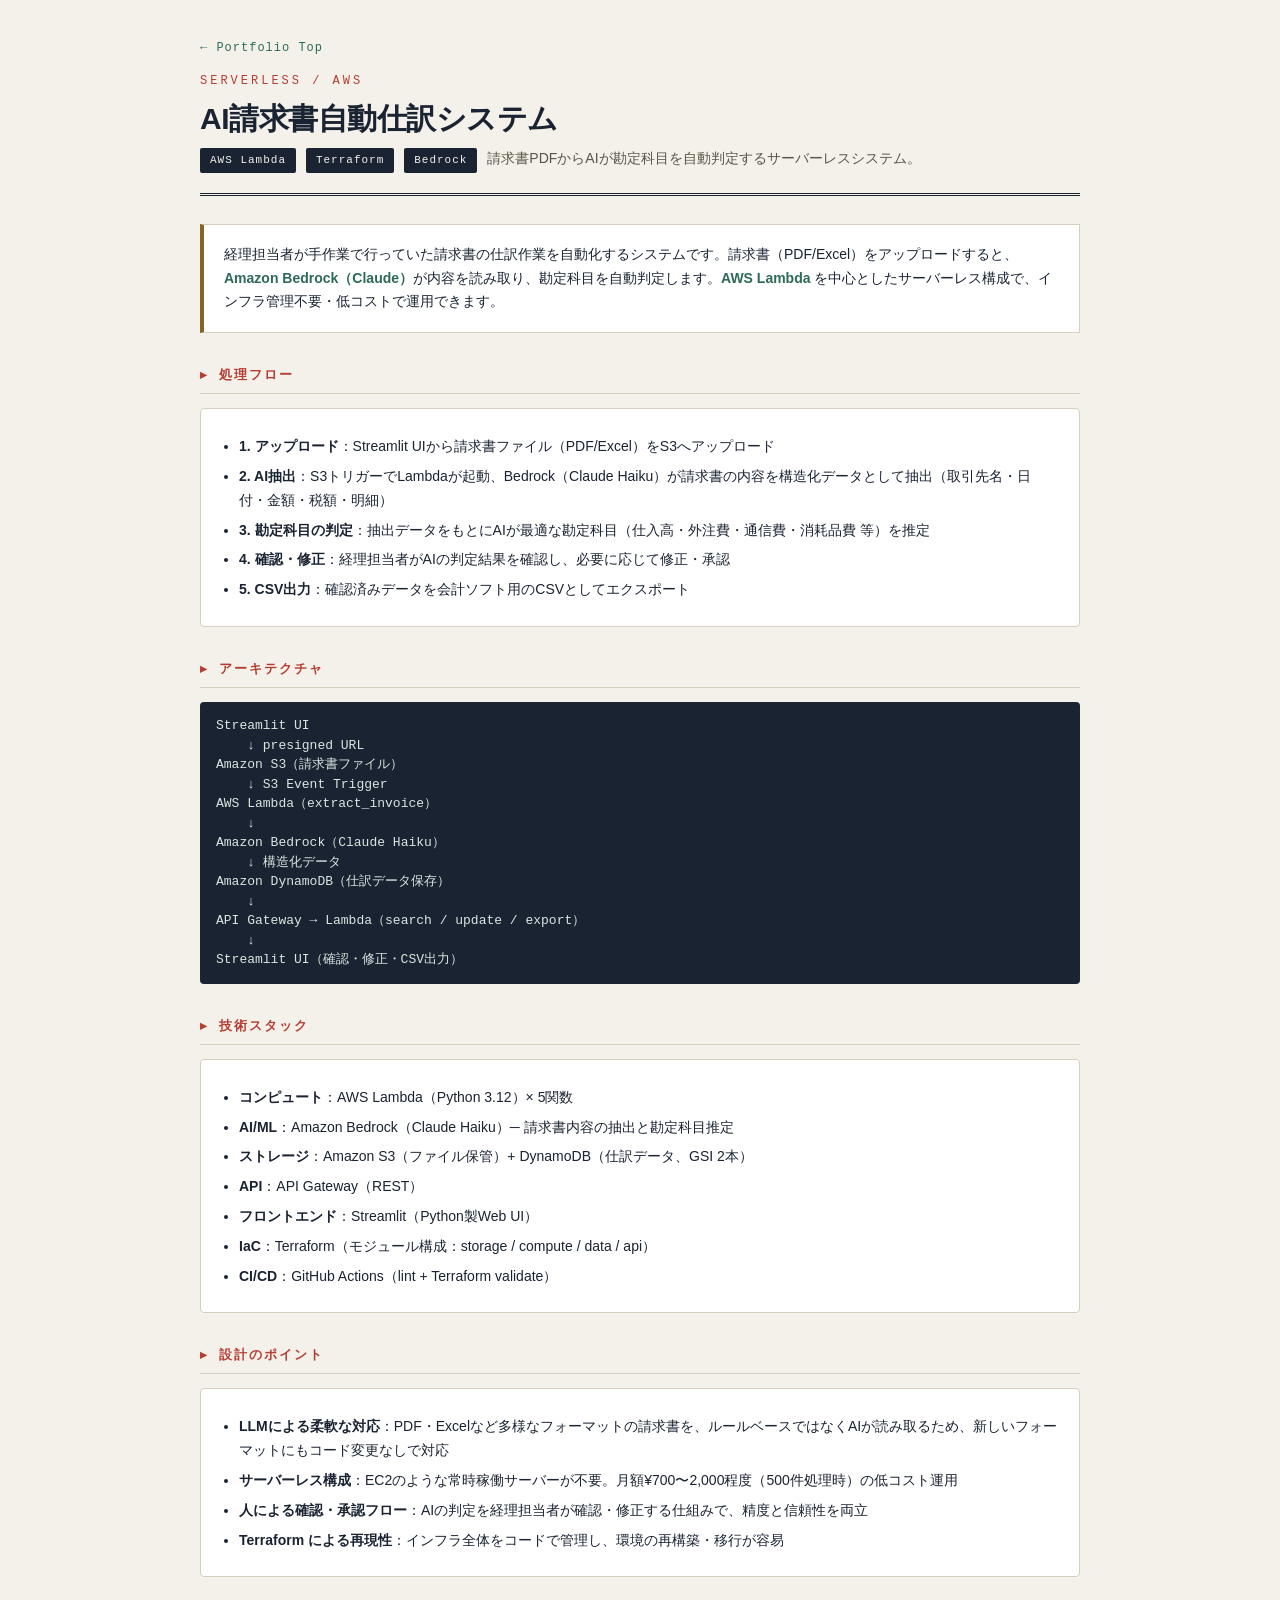
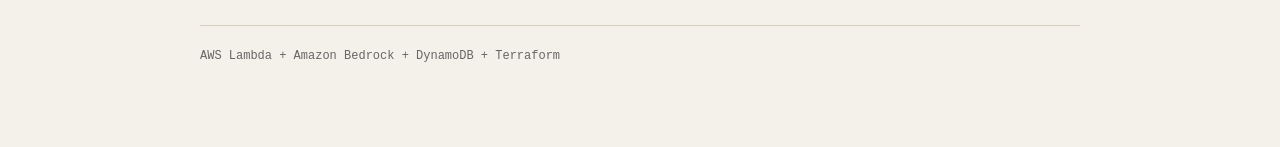
<file: auto-journal.html>
<!DOCTYPE html>
<html lang="ja">
<head>
<meta charset="UTF-8">
<meta name="viewport" content="width=device-width, initial-scale=1.0">
<title>AI請求書自動仕訳システム｜スキル ポートフォリオ</title>
<meta name="description" content="請求書PDFをアップロードするとAIが勘定科目を自動判定。AWS Lambda + Bedrockのサーバーレス構成で構築した自動仕訳システム。">
<link rel="icon" href="favicon.svg" type="image/svg+xml">
<link rel="stylesheet" href="css/common.css">
</head>
<body>
<a href="#main" class="skip-link">メインコンテンツへ</a>
<div class="wrap">
  <nav class="nav-home"><a href="index.html">← Portfolio Top</a></nav>
  <header>
    <div class="kicker">Serverless / AWS</div>
    <h1>AI請求書自動仕訳システム</h1>
    <div class="sub">
      <span class="badge">AWS Lambda</span>
      <span class="badge">Terraform</span>
      <span class="badge">Bedrock</span>
      請求書PDFからAIが勘定科目を自動判定するサーバーレスシステム。
    </div>
  </header>

  <main id="main">

    <div class="intro">
      経理担当者が手作業で行っていた請求書の仕訳作業を自動化するシステムです。請求書（PDF/Excel）をアップロードすると、<b>Amazon Bedrock（Claude）</b>が内容を読み取り、勘定科目を自動判定します。<b>AWS Lambda</b> を中心としたサーバーレス構成で、インフラ管理不要・低コストで運用できます。
    </div>

    <h2 class="section-title">▸ 処理フロー</h2>
    <div class="explain">
      <ul>
        <li><b>1. アップロード</b>：Streamlit UIから請求書ファイル（PDF/Excel）をS3へアップロード</li>
        <li><b>2. AI抽出</b>：S3トリガーでLambdaが起動、Bedrock（Claude Haiku）が請求書の内容を構造化データとして抽出（取引先名・日付・金額・税額・明細）</li>
        <li><b>3. 勘定科目の判定</b>：抽出データをもとにAIが最適な勘定科目（仕入高・外注費・通信費・消耗品費 等）を推定</li>
        <li><b>4. 確認・修正</b>：経理担当者がAIの判定結果を確認し、必要に応じて修正・承認</li>
        <li><b>5. CSV出力</b>：確認済みデータを会計ソフト用のCSVとしてエクスポート</li>
      </ul>
    </div>

    <h2 class="section-title">▸ アーキテクチャ</h2>
<pre>
Streamlit UI
    ↓ presigned URL
Amazon S3（請求書ファイル）
    ↓ S3 Event Trigger
AWS Lambda（extract_invoice）
    ↓
Amazon Bedrock（Claude Haiku）
    ↓ 構造化データ
Amazon DynamoDB（仕訳データ保存）
    ↓
API Gateway → Lambda（search / update / export）
    ↓
Streamlit UI（確認・修正・CSV出力）
</pre>

    <h2 class="section-title">▸ 技術スタック</h2>
    <div class="explain">
      <ul>
        <li><b>コンピュート</b>：AWS Lambda（Python 3.12）× 5関数</li>
        <li><b>AI/ML</b>：Amazon Bedrock（Claude Haiku）─ 請求書内容の抽出と勘定科目推定</li>
        <li><b>ストレージ</b>：Amazon S3（ファイル保管）+ DynamoDB（仕訳データ、GSI 2本）</li>
        <li><b>API</b>：API Gateway（REST）</li>
        <li><b>フロントエンド</b>：Streamlit（Python製Web UI）</li>
        <li><b>IaC</b>：Terraform（モジュール構成：storage / compute / data / api）</li>
        <li><b>CI/CD</b>：GitHub Actions（lint + Terraform validate）</li>
      </ul>
    </div>

    <h2 class="section-title">▸ 設計のポイント</h2>
    <div class="explain">
      <ul>
        <li><b>LLMによる柔軟な対応</b>：PDF・Excelなど多様なフォーマットの請求書を、ルールベースではなくAIが読み取るため、新しいフォーマットにもコード変更なしで対応</li>
        <li><b>サーバーレス構成</b>：EC2のような常時稼働サーバーが不要。月額¥700〜2,000程度（500件処理時）の低コスト運用</li>
        <li><b>人による確認・承認フロー</b>：AIの判定を経理担当者が確認・修正する仕組みで、精度と信頼性を両立</li>
        <li><b>Terraform による再現性</b>：インフラ全体をコードで管理し、環境の再構築・移行が容易</li>
      </ul>
    </div>

  </main>

  <footer>
    AWS Lambda + Amazon Bedrock + DynamoDB + Terraform
  </footer>
</div>
</body>
</html>
</file>
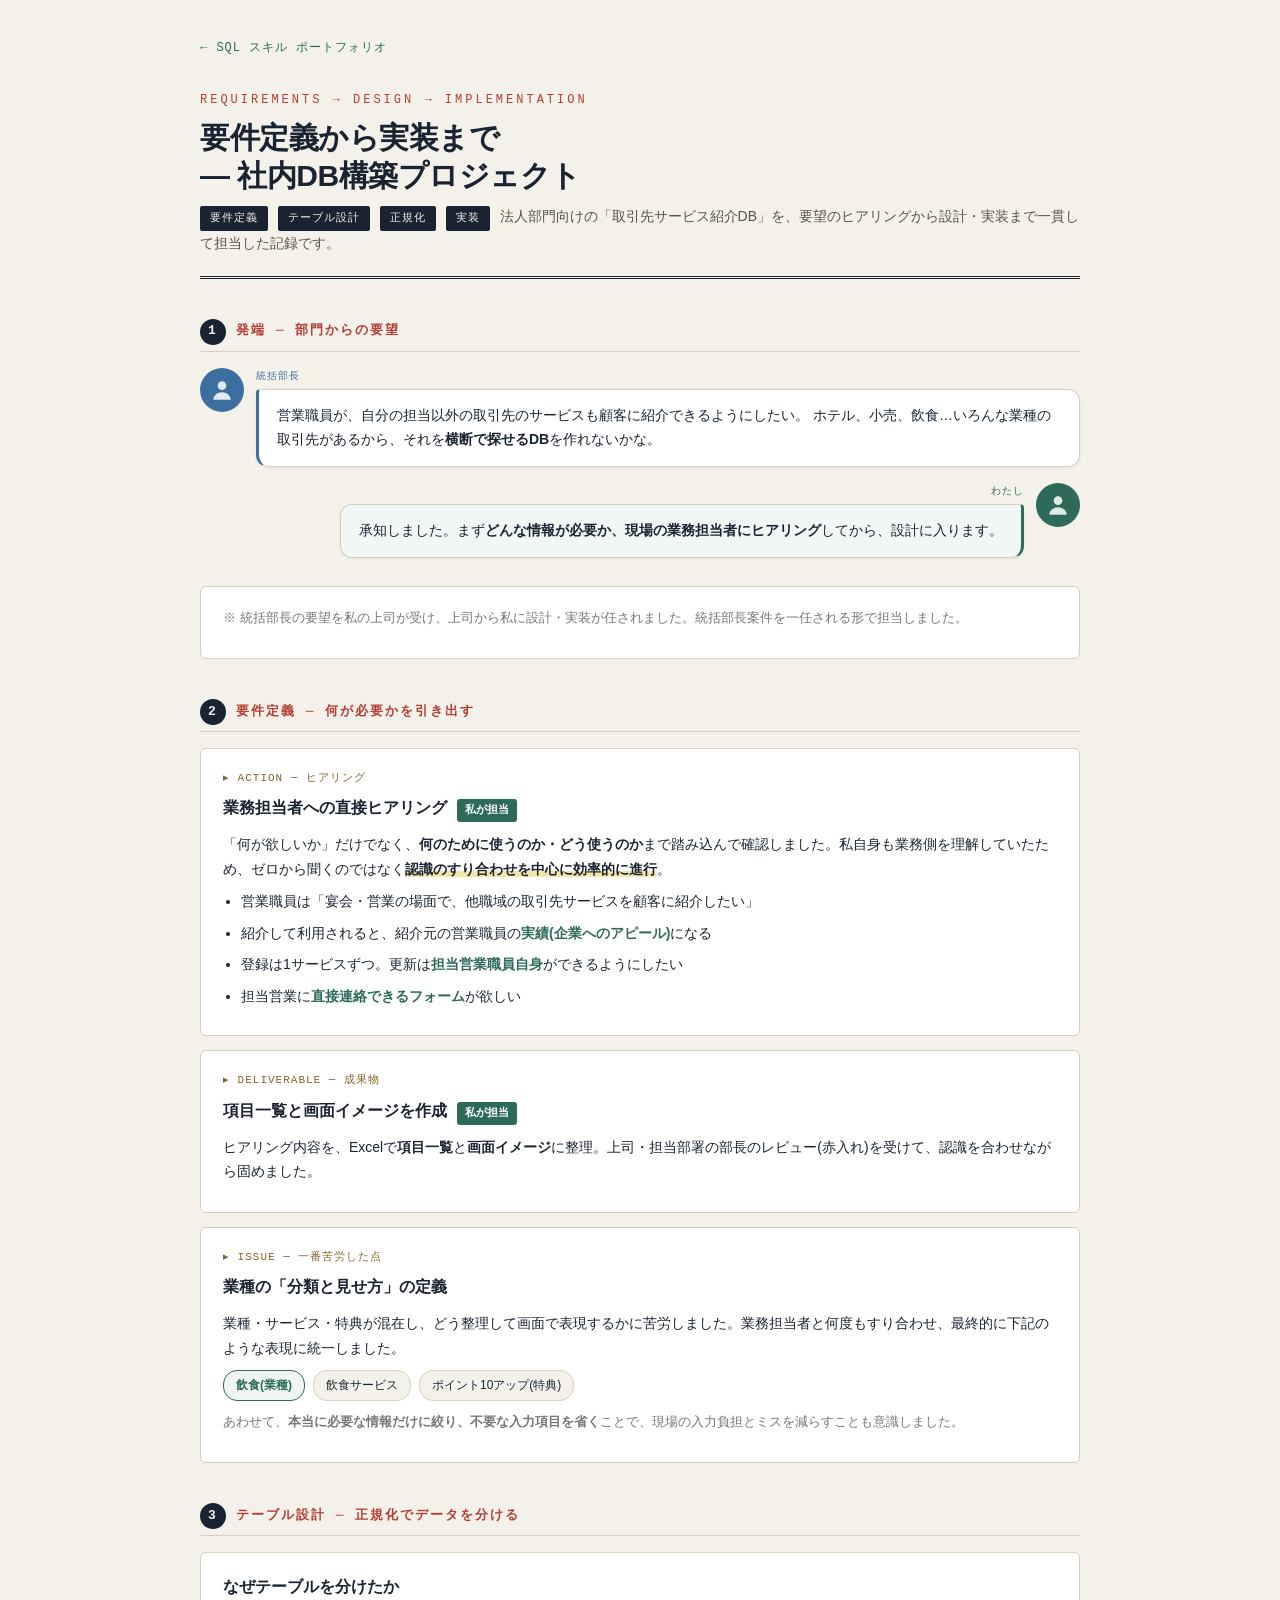
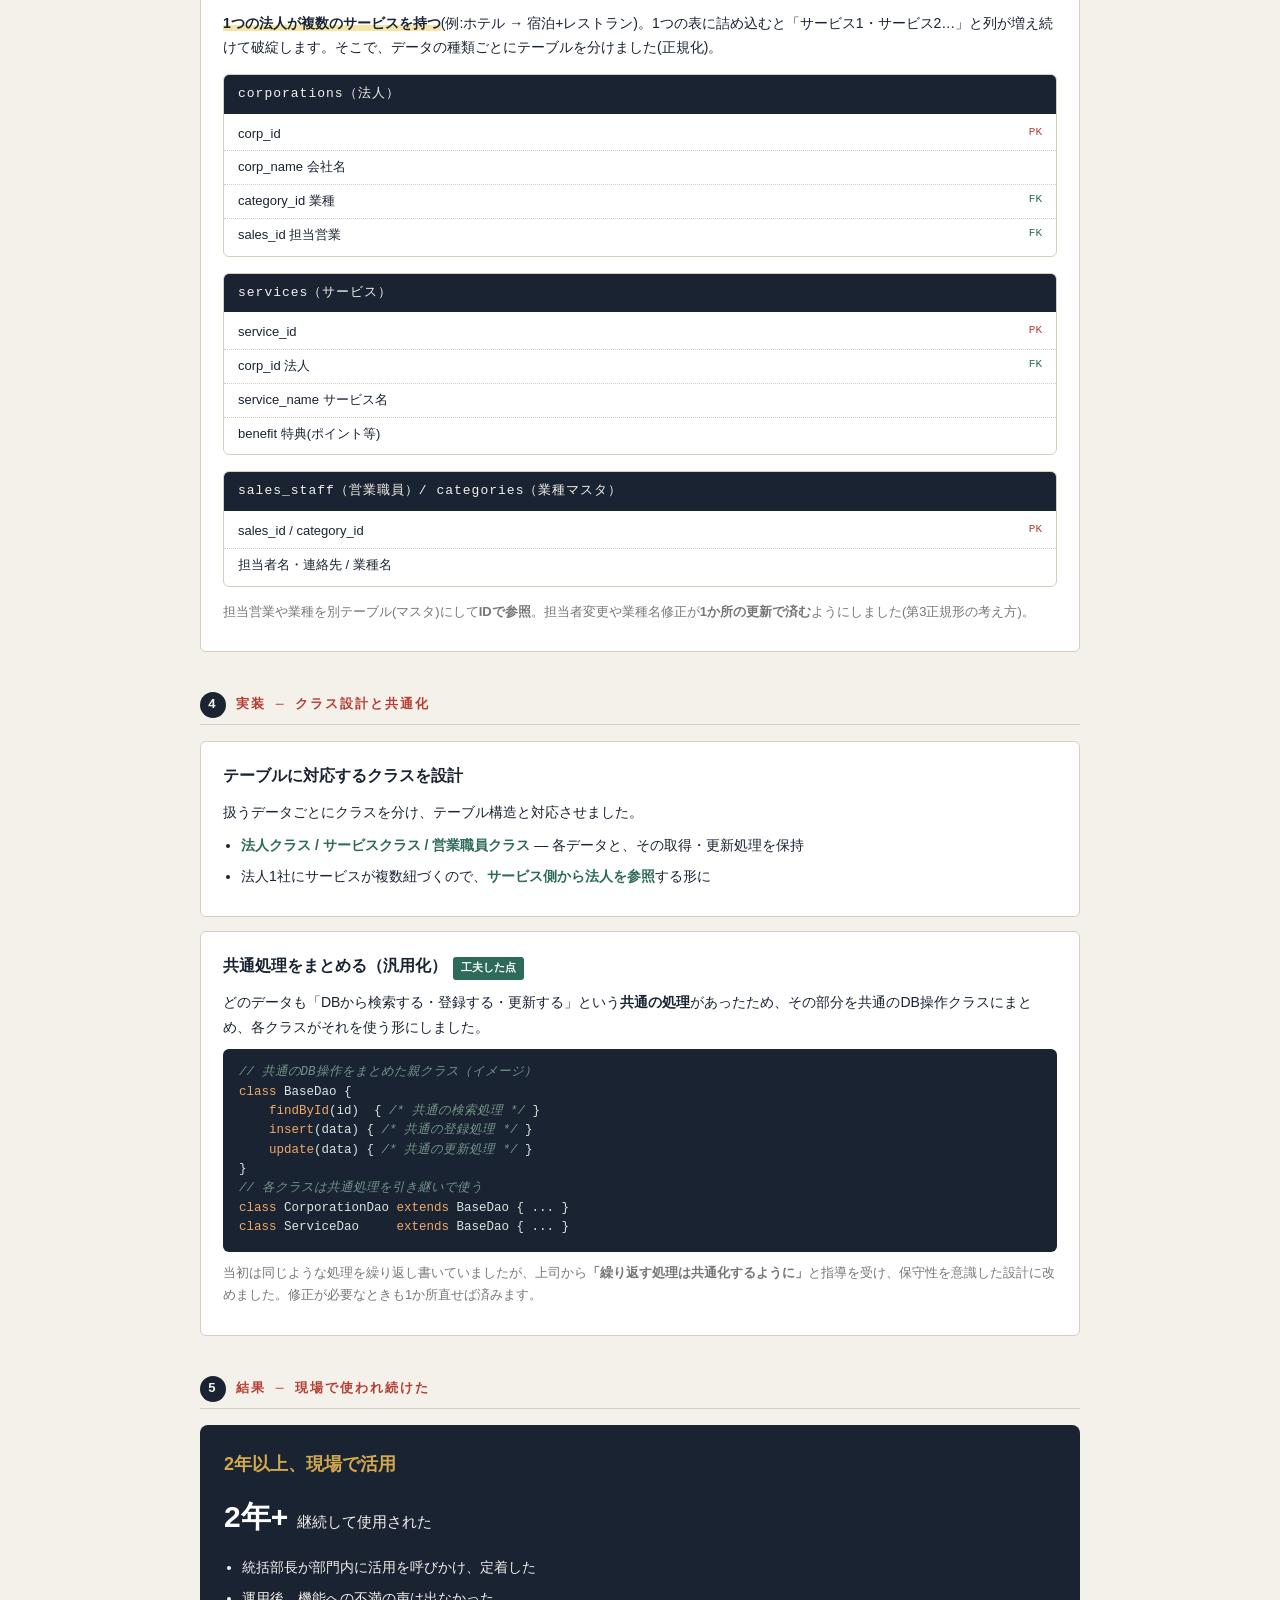
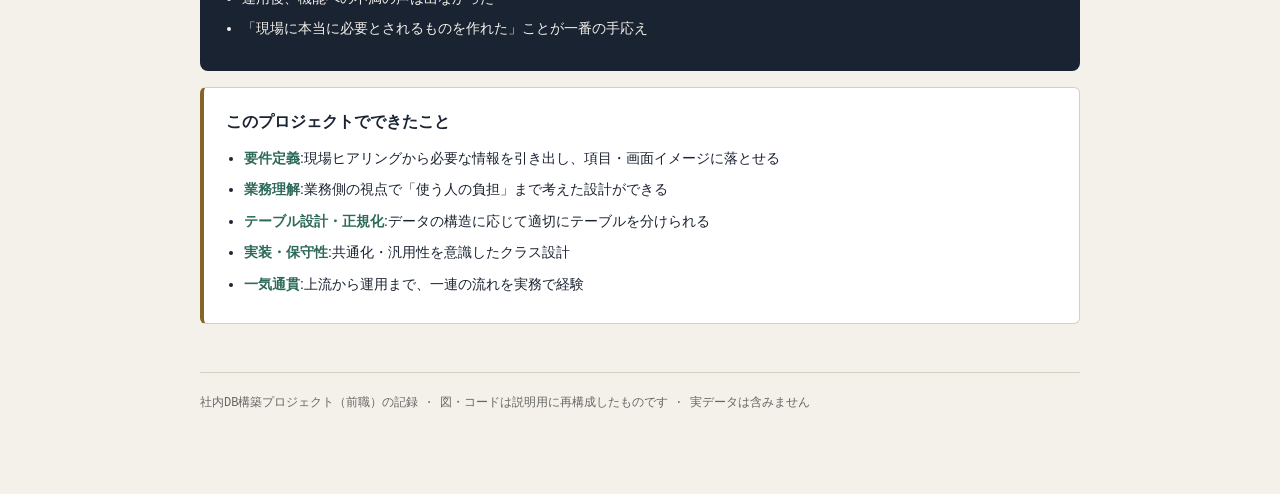
<file: db-design.html>
<!DOCTYPE html>
<html lang="ja">
<head>
<meta charset="UTF-8">
<meta name="viewport" content="width=device-width, initial-scale=1.0">
<title>要件定義から実装まで ─ SQL スキル ポートフォリオ</title>
<meta name="description" content="社内DB構築プロジェクトの記録。要件定義・ヒアリング・テーブル設計・正規化・実装・運用まで一貫して担当。">
<link rel="icon" href="favicon.svg" type="image/svg+xml">
<link rel="stylesheet" href="css/common.css">
<link rel="stylesheet" href="css/chat.css">
<style>
  body { line-height: 1.75; }
  header { padding: 18px 0 20px; }

  /* Stage titles */
  .stage-title { font-size: 13px; font-family: var(--mono); letter-spacing: 2px; color: var(--accent); text-transform: uppercase; margin: 40px 0 16px; padding-bottom: 6px; border-bottom: 1px solid var(--line); display:flex; align-items:center; gap:10px; }
  .stage-num { background: var(--ink); color: var(--paper); width: 26px; height: 26px; border-radius: 50%; display:inline-flex; align-items:center; justify-content:center; font-size:13px; flex-shrink:0; }

  /* Card overrides */
  .card { border-radius: 6px; padding: 20px 22px; margin: 14px 0; }
  .card h3 { font-size: 16px; color: var(--ink); }
  .card p { font-size: 14px; margin-bottom: 8px; }
  .card ul { margin: 8px 0 0 18px; font-size: 14px; }
  .card li { margin-bottom: 7px; }
  .card li b { color: var(--accent2); }

  .hl { background: linear-gradient(transparent 60%, #f5e6a8 60%); font-weight: 700; }
  .deliverable { font-family: var(--mono); font-size: 11px; color: var(--gold); letter-spacing:1px; margin-bottom:6px; }

  /* Tags */
  .tagline { display:flex; flex-wrap:wrap; gap:8px; margin:10px 0; }
  .chip { font-size:12px; background:var(--paper); border:1px solid var(--line); border-radius:14px; padding:4px 12px; }
  .chip.cat { background:#eef5f2; border-color: var(--accent2); color: var(--accent2); font-weight:700; }

  /* ERD */
  .erd { display:flex; flex-direction:column; gap:0; margin:14px 0; }
  .tbl { background:#fff; border:1px solid var(--line); border-radius:6px; overflow:hidden; }
  .tbl-head { background: var(--ink); color: var(--paper); font-family: var(--mono); font-size:13px; padding:8px 14px; letter-spacing:1px; }
  .tbl-body { padding: 4px 0; }
  .col { font-size:13px; padding:5px 14px; border-bottom:1px dotted var(--line); display:flex; justify-content:space-between; }
  .col:last-child { border-bottom:none; }
  .col .key { color: var(--accent); font-family:var(--mono); font-size:11px; }
  .col .fk { color: var(--accent2); font-family:var(--mono); font-size:11px; }
  .rel { text-align:center; color: var(--accent2); font-family:var(--mono); font-size:13px; padding:8px 0; font-weight:700; }

  /* Pre overrides */
  pre { font-size: 12.5px; border-radius: 6px; line-height: 1.55; }
  pre .fk { color: #8fd9c4; }

  /* Result box */
  .result-box { background: var(--ink); color: var(--paper); border-radius: 8px; padding: 24px; margin: 16px 0; }
  .result-box h3 { color: var(--gold-light); font-size: 18px; margin-bottom: 10px; }
  .result-box .stat { font-size: 30px; font-weight: 800; color: #fff; }
  .result-box .stat span { font-size: 15px; font-weight: 400; color: var(--paper); }
  .result-box ul { margin: 12px 0 0 18px; }
  .result-box li { margin-bottom: 6px; font-size: 14px; }

  .role-tag { display:inline-block; background: var(--accent2); color:#fff; font-size:11px; padding:2px 8px; border-radius:3px; font-family:var(--mono); margin-left:6px; }
</style>
</head>
<body>
<a href="#main" class="skip-link">メインコンテンツへ</a>
<div class="wrap">
  <nav class="nav-home"><a href="index.html">&larr; SQL スキル ポートフォリオ</a></nav>

  <header>
    <div class="kicker">Requirements → Design → Implementation</div>
    <h1>要件定義から実装まで<br>― 社内DB構築プロジェクト</h1>
    <div class="sub">
      <span class="badge">要件定義</span>
      <span class="badge">テーブル設計</span>
      <span class="badge">正規化</span>
      <span class="badge">実装</span>
      法人部門向けの「取引先サービス紹介DB」を、要望のヒアリングから設計・実装まで一貫して担当した記録です。
    </div>
  </header>
  <main id="main">

  <!-- STAGE 1: 発端 -->
  <h2 class="stage-title"><span class="stage-num">1</span> 発端 ─ 部門からの要望</h2>

  <div class="chat">
    <div class="chat-row boss">
      <div class="chat-icon boss">
        <svg viewBox="0 0 24 24" fill="none" aria-hidden="true"><circle cx="12" cy="8" r="4" fill="rgba(255,255,255,0.85)"/><path d="M4 21c0-4 3.6-7 8-7s8 3 8 7" fill="rgba(255,255,255,0.85)"/></svg>
      </div>
      <div>
        <div class="chat-label">統括部長</div>
        <div class="chat-bubble">
          営業職員が、自分の担当以外の取引先のサービスも顧客に紹介できるようにしたい。
          ホテル、小売、飲食…いろんな業種の取引先があるから、それを<b>横断で探せるDB</b>を作れないかな。
        </div>
      </div>
    </div>
    <div class="chat-row me">
      <div class="chat-icon me">
        <svg viewBox="0 0 24 24" fill="none" aria-hidden="true"><circle cx="12" cy="8" r="4" fill="rgba(255,255,255,0.85)"/><path d="M4 21c0-4 3.6-7 8-7s8 3 8 7" fill="rgba(255,255,255,0.85)"/></svg>
      </div>
      <div>
        <div class="chat-label">わたし</div>
        <div class="chat-bubble">
          承知しました。まず<b>どんな情報が必要か、現場の業務担当者にヒアリング</b>してから、設計に入ります。
        </div>
      </div>
    </div>
  </div>

  <div class="card">
    <p style="font-size:13px;color:#777;">
      ※ 統括部長の要望を私の上司が受け、上司から私に設計・実装が任されました。統括部長案件を一任される形で担当しました。
    </p>
  </div>

  <!-- STAGE 2: 要件定義 -->
  <h2 class="stage-title"><span class="stage-num">2</span> 要件定義 ─ 何が必要かを引き出す</h2>

  <div class="card">
    <div class="deliverable">▸ ACTION ─ ヒアリング</div>
    <h3>業務担当者への直接ヒアリング <span class="role-tag">私が担当</span></h3>
    <p>「何が欲しいか」だけでなく、<b>何のために使うのか・どう使うのか</b>まで踏み込んで確認しました。私自身も業務側を理解していたため、ゼロから聞くのではなく<span class="hl">認識のすり合わせを中心に効率的に進行</span>。</p>
    <ul>
      <li>営業職員は「宴会・営業の場面で、他職域の取引先サービスを顧客に紹介したい」</li>
      <li>紹介して利用されると、紹介元の営業職員の<b>実績(企業へのアピール)</b>になる</li>
      <li>登録は1サービスずつ。更新は<b>担当営業職員自身</b>ができるようにしたい</li>
      <li>担当営業に<b>直接連絡できるフォーム</b>が欲しい</li>
    </ul>
  </div>

  <div class="card">
    <div class="deliverable">▸ DELIVERABLE ─ 成果物</div>
    <h3>項目一覧と画面イメージを作成 <span class="role-tag">私が担当</span></h3>
    <p>ヒアリング内容を、Excelで<b>項目一覧</b>と<b>画面イメージ</b>に整理。上司・担当部署の部長のレビュー(赤入れ)を受けて、認識を合わせながら固めました。</p>
  </div>

  <div class="card">
    <div class="deliverable">▸ ISSUE ─ 一番苦労した点</div>
    <h3>業種の「分類と見せ方」の定義</h3>
    <p>業種・サービス・特典が混在し、どう整理して画面で表現するかに苦労しました。業務担当者と何度もすり合わせ、最終的に下記のような表現に統一しました。</p>
    <div class="tagline">
      <span class="chip cat">飲食(業種)</span>
      <span class="chip">飲食サービス</span>
      <span class="chip">ポイント10アップ(特典)</span>
    </div>
    <p style="font-size:13px;color:#777;margin-top:6px;">
      あわせて、<b>本当に必要な情報だけに絞り、不要な入力項目を省く</b>ことで、現場の入力負担とミスを減らすことも意識しました。
    </p>
  </div>

  <!-- STAGE 3: 設計 -->
  <h2 class="stage-title"><span class="stage-num">3</span> テーブル設計 ─ 正規化でデータを分ける</h2>

  <div class="card">
    <h3>なぜテーブルを分けたか</h3>
    <p><span class="hl">1つの法人が複数のサービスを持つ</span>(例:ホテル → 宿泊+レストラン)。1つの表に詰め込むと「サービス1・サービス2…」と列が増え続けて破綻します。そこで、データの種類ごとにテーブルを分けました(正規化)。</p>

    <div class="erd">
      <div class="tbl">
        <div class="tbl-head">corporations（法人）</div>
        <div class="tbl-body">
          <div class="col"><span>corp_id</span><span class="key">PK</span></div>
          <div class="col"><span>corp_name 会社名</span><span></span></div>
          <div class="col"><span>category_id 業種</span><span class="fk">FK</span></div>
          <div class="col"><span>sales_id 担当営業</span><span class="fk">FK</span></div>
        </div>
      </div>
      <div class="rel"></div>
      <div class="tbl">
        <div class="tbl-head">services（サービス）</div>
        <div class="tbl-body">
          <div class="col"><span>service_id</span><span class="key">PK</span></div>
          <div class="col"><span>corp_id 法人</span><span class="fk">FK</span></div>
          <div class="col"><span>service_name サービス名</span><span></span></div>
          <div class="col"><span>benefit 特典(ポイント等)</span><span></span></div>
        </div>
      </div>
      <div class="rel"></div>
      <div class="tbl">
        <div class="tbl-head">sales_staff（営業職員）/ categories（業種マスタ）</div>
        <div class="tbl-body">
          <div class="col"><span>sales_id / category_id</span><span class="key">PK</span></div>
          <div class="col"><span>担当者名・連絡先 / 業種名</span><span></span></div>
        </div>
      </div>
    </div>
    <p style="font-size:13px;color:#777;">
      担当営業や業種を別テーブル(マスタ)にして<b>IDで参照</b>。担当者変更や業種名修正が<b>1か所の更新で済む</b>ようにしました(第3正規形の考え方)。
    </p>
  </div>

  <!-- STAGE 4: 実装 -->
  <h2 class="stage-title"><span class="stage-num">4</span> 実装 ─ クラス設計と共通化</h2>

  <div class="card">
    <h3>テーブルに対応するクラスを設計</h3>
    <p>扱うデータごとにクラスを分け、テーブル構造と対応させました。</p>
    <ul>
      <li><b>法人クラス / サービスクラス / 営業職員クラス</b> ― 各データと、その取得・更新処理を保持</li>
      <li>法人1社にサービスが複数紐づくので、<b>サービス側から法人を参照</b>する形に</li>
    </ul>
  </div>

  <div class="card">
    <h3>共通処理をまとめる（汎用化）<span class="role-tag">工夫した点</span></h3>
    <p>どのデータも「DBから検索する・登録する・更新する」という<b>共通の処理</b>があったため、その部分を共通のDB操作クラスにまとめ、各クラスがそれを使う形にしました。</p>
    <pre><span class="cmt">// 共通のDB操作をまとめた親クラス（イメージ）</span>
<span class="kw">class</span> BaseDao {
    <span class="kw">findById</span>(id)  { <span class="cmt">/* 共通の検索処理 */</span> }
    <span class="kw">insert</span>(data) { <span class="cmt">/* 共通の登録処理 */</span> }
    <span class="kw">update</span>(data) { <span class="cmt">/* 共通の更新処理 */</span> }
}
<span class="cmt">// 各クラスは共通処理を引き継いで使う</span>
<span class="kw">class</span> CorporationDao <span class="kw">extends</span> BaseDao { ... }
<span class="kw">class</span> ServiceDao     <span class="kw">extends</span> BaseDao { ... }</pre>
    <p style="font-size:13px;color:#777;">
      当初は同じような処理を繰り返し書いていましたが、上司から<b>「繰り返す処理は共通化するように」</b>と指導を受け、保守性を意識した設計に改めました。修正が必要なときも1か所直せば済みます。
    </p>
  </div>

  <!-- STAGE 5: 結果 -->
  <h2 class="stage-title"><span class="stage-num">5</span> 結果 ─ 現場で使われ続けた</h2>

  <div class="result-box">
    <h3>2年以上、現場で活用</h3>
    <div class="stat">2年+ <span>継続して使用された</span></div>
    <ul>
      <li>統括部長が部門内に活用を呼びかけ、定着した</li>
      <li>運用後、機能への不満の声は出なかった</li>
      <li>「現場に本当に必要とされるものを作れた」ことが一番の手応え</li>
    </ul>
  </div>

  <div class="card" style="border-left:4px solid var(--gold);">
    <h3>このプロジェクトでできたこと</h3>
    <ul>
      <li><b>要件定義</b>:現場ヒアリングから必要な情報を引き出し、項目・画面イメージに落とせる</li>
      <li><b>業務理解</b>:業務側の視点で「使う人の負担」まで考えた設計ができる</li>
      <li><b>テーブル設計・正規化</b>:データの構造に応じて適切にテーブルを分けられる</li>
      <li><b>実装・保守性</b>:共通化・汎用性を意識したクラス設計</li>
      <li><b>一気通貫</b>:上流から運用まで、一連の流れを実務で経験</li>
    </ul>
  </div>

  </main>
  <footer>
    社内DB構築プロジェクト（前職）の記録 · 図・コードは説明用に再構成したものです · 実データは含みません
  </footer>
</div>
</body>
</html>
</file>
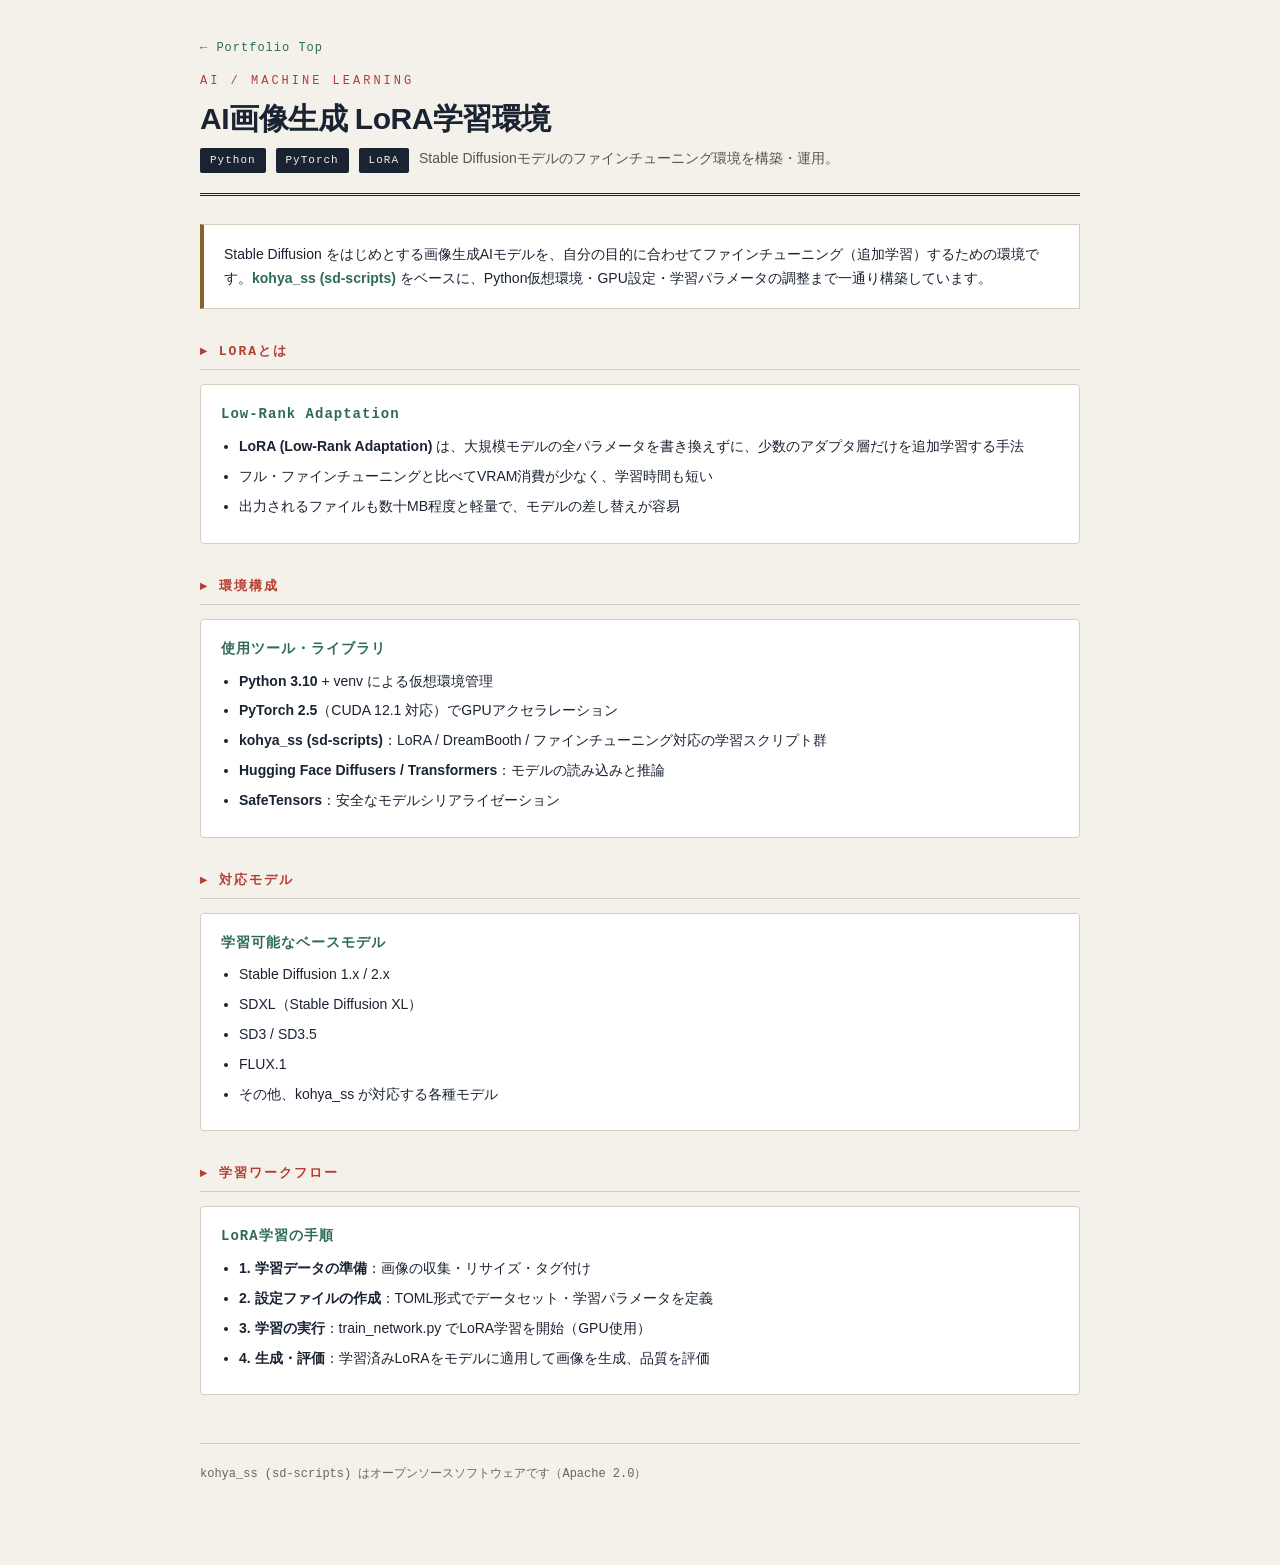
<file: lora-training.html>
<!DOCTYPE html>
<html lang="ja">
<head>
<meta charset="UTF-8">
<meta name="viewport" content="width=device-width, initial-scale=1.0">
<title>AI画像生成 LoRA学習環境｜スキル ポートフォリオ</title>
<meta name="description" content="Stable Diffusionモデルのファインチューニング環境。kohya_ss (sd-scripts) を使ったLoRA学習の構築と運用。">
<link rel="icon" href="favicon.svg" type="image/svg+xml">
<link rel="stylesheet" href="css/common.css">
</head>
<body>
<a href="#main" class="skip-link">メインコンテンツへ</a>
<div class="wrap">
  <nav class="nav-home"><a href="index.html">&larr; Portfolio Top</a></nav>
  <header>
    <div class="kicker">AI / Machine Learning</div>
    <h1>AI画像生成 LoRA学習環境</h1>
    <div class="sub">
      <span class="badge">Python</span>
      <span class="badge">PyTorch</span>
      <span class="badge">LoRA</span>
      Stable Diffusionモデルのファインチューニング環境を構築・運用。
    </div>
  </header>

  <main id="main">

    <div class="intro">
      Stable Diffusion をはじめとする画像生成AIモデルを、自分の目的に合わせてファインチューニング（追加学習）するための環境です。<b>kohya_ss (sd-scripts)</b> をベースに、Python仮想環境・GPU設定・学習パラメータの調整まで一通り構築しています。
    </div>

    <h2 class="section-title">&#9656; LoRAとは</h2>
    <div class="explain">
      <h3>Low-Rank Adaptation</h3>
      <ul>
        <li><b>LoRA (Low-Rank Adaptation)</b> は、大規模モデルの全パラメータを書き換えずに、少数のアダプタ層だけを追加学習する手法</li>
        <li>フル・ファインチューニングと比べてVRAM消費が少なく、学習時間も短い</li>
        <li>出力されるファイルも数十MB程度と軽量で、モデルの差し替えが容易</li>
      </ul>
    </div>

    <h2 class="section-title">&#9656; 環境構成</h2>
    <div class="explain">
      <h3>使用ツール・ライブラリ</h3>
      <ul>
        <li><b>Python 3.10</b> + venv による仮想環境管理</li>
        <li><b>PyTorch 2.5</b>（CUDA 12.1 対応）でGPUアクセラレーション</li>
        <li><b>kohya_ss (sd-scripts)</b>：LoRA / DreamBooth / ファインチューニング対応の学習スクリプト群</li>
        <li><b>Hugging Face Diffusers / Transformers</b>：モデルの読み込みと推論</li>
        <li><b>SafeTensors</b>：安全なモデルシリアライゼーション</li>
      </ul>
    </div>

    <h2 class="section-title">&#9656; 対応モデル</h2>
    <div class="explain">
      <h3>学習可能なベースモデル</h3>
      <ul>
        <li>Stable Diffusion 1.x / 2.x</li>
        <li>SDXL（Stable Diffusion XL）</li>
        <li>SD3 / SD3.5</li>
        <li>FLUX.1</li>
        <li>その他、kohya_ss が対応する各種モデル</li>
      </ul>
    </div>

    <h2 class="section-title">&#9656; 学習ワークフロー</h2>
    <div class="explain">
      <h3>LoRA学習の手順</h3>
      <ul>
        <li><b>1. 学習データの準備</b>：画像の収集・リサイズ・タグ付け</li>
        <li><b>2. 設定ファイルの作成</b>：TOML形式でデータセット・学習パラメータを定義</li>
        <li><b>3. 学習の実行</b>：train_network.py でLoRA学習を開始（GPU使用）</li>
        <li><b>4. 生成・評価</b>：学習済みLoRAをモデルに適用して画像を生成、品質を評価</li>
      </ul>
    </div>

  </main>

  <footer>
    kohya_ss (sd-scripts) はオープンソースソフトウェアです（Apache 2.0）
  </footer>
</div>
</body>
</html>
</file>
<file: css/common.css>
/* ===== CSS Variables ===== */
/* 全デモページ共通のデザイントークン。新聞風レイアウトを意識した配色。 */
:root {
  --ink: #1a2332;
  --paper: #f4f1ea;
  --accent: #b53d32;
  --accent2: #2d6a5a;
  --gold: #846427;
  --gold-light: #d4a94e;
  --line: #d6cfc0;
  --mono: 'Courier New', monospace;
}

/* ===== Reset & Base ===== */
* { margin: 0; padding: 0; box-sizing: border-box; }
body {
  font-family: -apple-system, "Hiragino Kaku Gothic ProN", "Yu Gothic", sans-serif;
  background: var(--paper);
  color: var(--ink);
  line-height: 1.7;
  background-image: radial-gradient(var(--line) 0.5px, transparent 0.5px);
  background-size: 18px 18px;
}

/* ===== Skip Link ===== */
/* キーボード操作のアクセシビリティ対応。Tab操作時のみ表示される。 */
.skip-link {
  position: absolute;
  top: -100%;
  left: 16px;
  background: var(--ink);
  color: var(--paper);
  padding: 8px 16px;
  font-size: 14px;
  border-radius: 0 0 4px 4px;
  z-index: 1000;
  text-decoration: none;
}
.skip-link:focus { top: 0; }

/* ===== Layout ===== */
.wrap { max-width: 920px; margin: 0 auto; padding: 32px 20px 80px; }

/* ===== Navigation ===== */
.nav-home { margin-bottom: 12px; }
.nav-home a { font-family: var(--mono); font-size: 12px; color: var(--accent2); text-decoration: none; letter-spacing: 1px; }
.nav-home a:hover { text-decoration: underline; }

/* ===== Header ===== */
header {
  border-bottom: 3px double var(--ink);
  padding-bottom: 20px;
  margin-bottom: 28px;
}
.kicker {
  font-family: var(--mono);
  font-size: 12px;
  letter-spacing: 3px;
  color: var(--accent);
  text-transform: uppercase;
  margin-bottom: 8px;
}
h1 { font-size: 30px; font-weight: 800; letter-spacing: -0.5px; line-height: 1.25; }
.sub { margin-top: 10px; font-size: 14px; color: #5a5448; }

/* ===== Badge ===== */
.badge {
  display: inline-block;
  background: var(--ink);
  color: var(--paper);
  font-family: var(--mono);
  font-size: 11px;
  padding: 3px 10px;
  border-radius: 2px;
  margin-right: 6px;
  letter-spacing: 1px;
}

/* ===== Intro Box ===== */
.intro {
  background: #fff;
  border: 1px solid var(--line);
  border-left: 4px solid var(--gold);
  padding: 18px 20px;
  margin-bottom: 28px;
  font-size: 14px;
}
.intro b { color: var(--accent2); }

/* ===== Status Bar ===== */
.status {
  font-family: var(--mono);
  font-size: 13px;
  padding: 10px 14px;
  background: var(--ink);
  color: #8fd9c4;
  border-radius: 3px;
  margin-bottom: 24px;
}

/* ===== Section Title ===== */
.section-title {
  font-size: 13px;
  font-family: var(--mono);
  font-weight: 700;
  letter-spacing: 2px;
  color: var(--accent);
  text-transform: uppercase;
  margin: 32px 0 14px;
  padding-bottom: 6px;
  border-bottom: 1px solid var(--line);
}

/* ===== Controls ===== */
.controls { display: flex; gap: 12px; flex-wrap: wrap; margin-bottom: 8px; }

/* ===== Buttons ===== */
button {
  font-family: inherit;
  font-size: 14px;
  font-weight: 700;
  padding: 13px 20px;
  border: 2px solid var(--ink);
  background: #fff;
  color: var(--ink);
  cursor: pointer;
  border-radius: 3px;
  transition: all 0.15s;
  box-shadow: 3px 3px 0 var(--ink);
}
button:hover:not(:disabled) { transform: translate(-1px,-1px); box-shadow: 4px 4px 0 var(--ink); }
button:active:not(:disabled) { transform: translate(2px,2px); box-shadow: 1px 1px 0 var(--ink); }
button:disabled { opacity: 0.4; cursor: not-allowed; box-shadow: none; }
button.primary { background: var(--ink); color: var(--paper); }
button.green { border-color: var(--accent2); color: var(--accent2); box-shadow: 3px 3px 0 var(--accent2); }
button.gold { border-color: var(--gold); color: var(--gold); box-shadow: 3px 3px 0 var(--gold); }
button.danger { border-color: var(--accent); color: var(--accent); box-shadow: 3px 3px 0 var(--accent); }

/* ===== Focus ===== */
a:focus-visible,
button:focus-visible {
  outline: 3px solid var(--accent2);
  outline-offset: 2px;
}

/* ===== Cards Grid ===== */
.cards { display: grid; grid-template-columns: 1fr 1fr; gap: 16px; margin-top: 18px; }
@media (max-width: 640px) { .cards { grid-template-columns: 1fr; } }
.card {
  background: #fff;
  border: 1px solid var(--line);
  border-radius: 4px;
  padding: 18px;
  position: relative;
  overflow: hidden;
}
.card h3 { font-size: 15px; margin-bottom: 10px; }

/* ===== Result Table ===== */
.table-wrap { overflow-x: auto; }
table.result {
  width: 100%;
  border-collapse: collapse;
  font-family: var(--mono);
  font-size: 12px;
  margin-top: 8px;
}
table.result td, table.result th {
  border: 1px solid var(--line);
  padding: 6px 8px;
  text-align: left;
  white-space: nowrap;
}
table.result th {
  background: var(--ink);
  color: var(--paper);
  font-weight: 600;
}
table.result tr:nth-child(even) { background: rgba(0,0,0,0.02); }

/* ===== Code Block ===== */
pre {
  background: #1a2332;
  color: #d9e6e1;
  font-family: var(--mono);
  font-size: 13px;
  padding: 14px 16px;
  border-radius: 4px;
  overflow-x: auto;
  margin: 10px 0;
  line-height: 1.5;
}
pre .kw { color: #f0a868; }
pre .cmt { color: #749589; font-style: italic; }
pre .str { color: #98c379; }

/* ===== Explain Box ===== */
.explain {
  background: #fff;
  border: 1px solid var(--line);
  border-radius: 4px;
  padding: 18px 20px;
  margin-top: 14px;
  font-size: 14px;
}
.explain h3 { font-size: 14px; color: var(--accent2); margin-bottom: 8px; font-family: var(--mono); letter-spacing: 1px; }
.explain ul { margin: 8px 0 0 18px; }
.explain li { margin-bottom: 6px; }

/* ===== Verdict ===== */
/* 各デモの最終結果を暗背景で目立たせるパネル。popアニメーションで表示。 */
.verdict {
  margin-top: 18px;
  background: var(--ink);
  color: var(--paper);
  padding: 18px 20px;
  border-radius: 4px;
  display: none;
  font-size: 14px;
  line-height: 1.8;
}
.verdict.show { display: block; animation: pop 0.4s ease; }
@keyframes pop { from { opacity:0; transform: translateY(8px); } to { opacity:1; transform: none; } }
.verdict b { color: var(--gold-light); }

/* ===== Speaker / Memo ===== */
.speaker {
  background: #fffbf0;
  border: 1px dashed var(--gold);
  border-radius: 4px;
  padding: 16px 18px;
  margin-top: 28px;
  font-size: 13.5px;
}
.speaker h3 { color: var(--gold); font-size: 12px; letter-spacing: 2px; font-family: var(--mono); margin-bottom: 8px; }

/* ===== Footer ===== */
footer {
  margin-top: 48px; padding-top: 20px; border-top: 1px solid var(--line);
  font-size: 12px; color: #666; font-family: var(--mono);
}

/* ===== Step Result ===== */
.step-result { margin-top: 12px; }

/* ===== Reduced Motion ===== */
/* アクセシビリティ: OS設定で「視差効果を減らす」を有効にしているユーザー向け */
@media (prefers-reduced-motion: reduce) {
  *, *::before, *::after {
    animation-duration: 0.01ms !important;
    animation-iteration-count: 1 !important;
    transition-duration: 0.01ms !important;
  }
}
</file>
<file: css/chat.css>
/* ===== Chat Bubbles ===== */
/* db-design.htmlで使用する上司との対話UI。左(boss)・右(me)の吹き出しレイアウト。 */
.chat { margin-bottom: 28px; }
.chat-row {
  display: flex;
  align-items: flex-start;
  gap: 12px;
  margin-bottom: 16px;
}
.chat-row.me { flex-direction: row-reverse; }
.chat-icon {
  width: 44px;
  height: 44px;
  border-radius: 50%;
  flex-shrink: 0;
  display: flex;
  align-items: center;
  justify-content: center;
}
.chat-icon.boss { background: #3b6fa0; }
.chat-icon.me { background: var(--accent2); }
.chat-icon svg { width: 26px; height: 26px; }
.chat-label {
  font-family: var(--mono);
  font-size: 10px;
  letter-spacing: 1px;
  margin-bottom: 4px;
}
.chat-row.boss .chat-label { color: #3b6fa0; }
.chat-row.me .chat-label { color: var(--accent2); text-align: right; }
.chat-bubble {
  background: #fff;
  border: 1px solid var(--line);
  border-radius: 12px;
  padding: 14px 18px;
  font-size: 14px;
  line-height: 1.7;
  max-width: 115%;
  box-shadow: 0 1px 3px rgba(0,0,0,0.06);
}
.chat-row.boss .chat-bubble {
  border-top-left-radius: 4px;
  border-left: 3px solid #3b6fa0;
}
.chat-row.me .chat-bubble {
  border-top-right-radius: 4px;
  border-right: 3px solid var(--accent2);
  background: #f0f7f4;
}
.chat-bubble b { color: var(--ink); }

/* ===== Workflow Steps ===== */
/* db-design.htmlの業務フロー図。番号付きステップを縦に並べるレイアウト。 */
.workflow {
  background: #fff;
  border: 1px solid var(--line);
  border-radius: 4px;
  padding: 20px 22px;
  margin-bottom: 28px;
}
.workflow h3 {
  font-family: var(--mono);
  font-size: 12px;
  letter-spacing: 2px;
  color: var(--accent2);
  text-transform: uppercase;
  margin-bottom: 14px;
}
.wf-steps { display: flex; flex-direction: column; gap: 0; }
.wf-step {
  display: flex;
  align-items: flex-start;
  gap: 14px;
  padding: 10px 0;
}
.wf-num {
  width: 30px;
  height: 30px;
  border-radius: 50%;
  background: var(--ink);
  color: var(--paper);
  font-family: var(--mono);
  font-size: 13px;
  font-weight: 700;
  display: flex;
  align-items: center;
  justify-content: center;
  flex-shrink: 0;
}
.wf-connector {
  width: 30px;
  display: flex;
  justify-content: center;
}
.wf-connector .wf-line {
  width: 2px;
  height: 18px;
  background: var(--line);
}
.wf-body { font-size: 13.5px; padding-top: 4px; }
.wf-body b { color: var(--accent2); }
</file>
